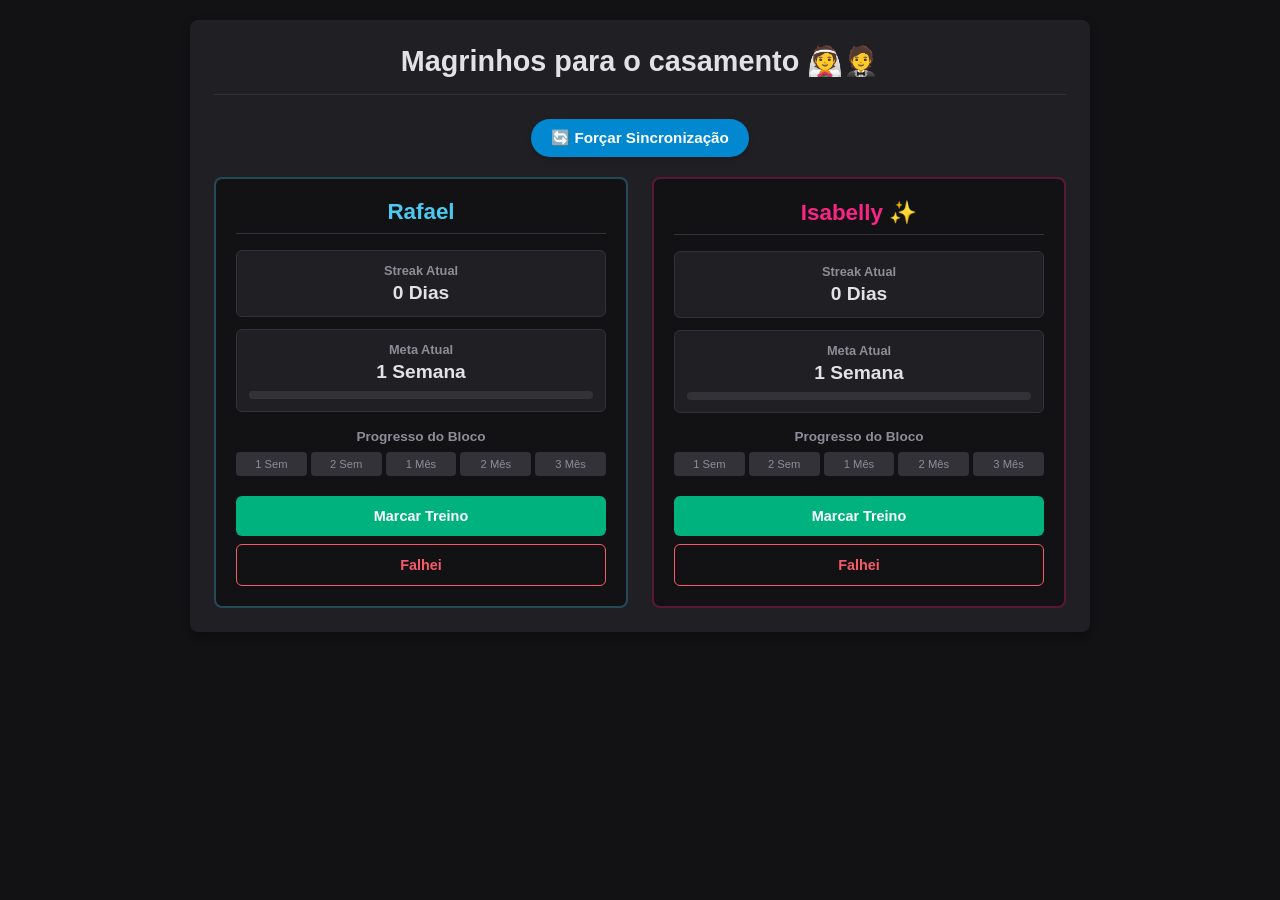
<file: index.html>
<!DOCTYPE html>
<html lang="pt-BR">

<head>
    <meta charset="UTF-8">
    <meta name="viewport" content="width=device-width, initial-scale=1.0">
    <title>Magrinhos para o casamento</title>
    <link rel="stylesheet" href="style.css">
    <link rel="icon" href="icon.ico" type="image/x-icon">

    <!-- Link para o Manifest (Obrigatório para PWA) -->
    <link rel="manifest" href="manifest.json">

    <!-- Registro do Service Worker -->
    <script>
        if ('serviceWorker' in navigator) {
            navigator.serviceWorker.register('./sw.js');
        }
    </script>

    <!-- Configurações específicas para o iOS (Safari) funcionar como App -->
    <meta name="apple-mobile-web-app-capable" content="yes">
    <meta name="apple-mobile-web-app-status-bar-style" content="black-translucent">
    <meta name="apple-mobile-web-app-title" content="Magrinhos para o casamento">
    <link rel="apple-touch-icon" href="icone-192.png">
</head>

<body>
    <!-- Notificação Customizada de Instalação PWA -->
    <div id="pwa-install-banner" class="install-banner" style="display: none;">
        <div class="banner-content">
            <span class="banner-icon">📲</span>
            <div class="banner-text">
                <strong>Foco Academia</strong>
                <p>Instale na tela inicial para usar como aplicativo!</p>
            </div>
        </div>
        <div class="banner-buttons">
            <button id="btn-pwa-install" class="btn-banner-install">Instalar</button>
            <button id="btn-pwa-close" class="btn-banner-close">Agora não</button>
        </div>
    </div>

    <div class="container">
        <header>
            <h1>Magrinhos para o casamento 👰🤵</h1>
        </header>

        <div style="text-align: center; margin-bottom: 20px;">
            <button id="btn-sincronizar"
                style="background-color: #0288d1; color: white; border: none; padding: 10px 20px; border-radius: 20px; font-weight: bold; cursor: pointer; font-size: 0.95em; box-shadow: 0 2px 5px rgba(0,0,0,0.2);">
                🔄 Forçar Sincronização
            </button>
        </div>

        <main class="competition-grid">
            <!-- BLOCO RAFAEL (usuario1) -->
            <section class="athlete-card" id="card-usuario1">
                <h2 class="athlete-name rafael-title">Rafael</h2>

                <div class="dashboard-stats">
                    <div class="stat-box">
                        <h3>Streak Atual</h3>
                        <p id="streak-usuario1">0 Dias</p>
                    </div>
                    <div class="stat-box">
                        <h3>Meta Atual</h3>
                        <p id="phase-usuario1">1 Semana</p>
                        <div class="progress-bar-container">
                            <div class="progress-bar" id="progress-usuario1"></div>
                        </div>
                    </div>
                </div>

                <div class="goals-timeline">
                    <h3>Progresso do Bloco</h3>
                    <div class="badges">
                        <div class="badge" id="badge-usuario1-1w">1 Sem</div>
                        <div class="badge" id="badge-usuario1-2w">2 Sem</div>
                        <div class="badge" id="badge-usuario1-1m">1 Mês</div>
                        <div class="badge" id="badge-usuario1-2m">2 Mês</div>
                        <div class="badge" id="badge-usuario1-3m">3 Mês</div>
                    </div>
                </div>

                <div class="actions">
                    <button id="checkin-usuario1" class="btn-primary">Marcar Treino</button>

                    <!-- Botão Dedicado para Clique Acidental -->
                    <button id="desfazer-usuario1"
                        style="display: none; background-color: #d32f2f; color: white; border: none; padding: 10px 14px; margin-top: 8px; border-radius: 8px; width: 100%; font-weight: bold; cursor: pointer;">Clique
                        acidental? Desfazer</button>

                    <button id="reset-usuario1" class="btn-danger">Falhei</button>
                </div>
            </section>

            <!-- BLOCO ISABELLY (usuario2) -->
            <section class="athlete-card" id="card-usuario2">
                <h2 class="athlete-name isabelly-title">Isabelly ✨</h2>

                <div class="dashboard-stats">
                    <div class="stat-box">
                        <h3>Streak Atual</h3>
                        <p id="streak-usuario2">0 Dias</p>
                    </div>
                    <div class="stat-box">
                        <h3>Meta Atual</h3>
                        <p id="phase-usuario2">1 Semana</p>
                        <div class="progress-bar-container">
                            <div class="progress-bar" id="progress-usuario2"></div>
                        </div>
                    </div>
                </div>

                <div class="goals-timeline">
                    <h3>Progresso do Bloco</h3>
                    <div class="badges">
                        <div class="badge" id="badge-usuario2-1w">1 Sem</div>
                        <div class="badge" id="badge-usuario2-2w">2 Sem</div>
                        <div class="badge" id="badge-usuario2-1m">1 Mês</div>
                        <div class="badge" id="badge-usuario2-2m">2 Mês</div>
                        <div class="badge" id="badge-usuario2-3m">3 Mês</div>
                    </div>
                </div>

                <div class="actions">
                    <button id="checkin-usuario2" class="btn-primary">Marcar Treino</button>

                    <!-- Botão Dedicado para Clique Acidental -->
                    <button id="desfazer-usuario2"
                        style="display: none; background-color: #d32f2f; color: white; border: none; padding: 10px 14px; margin-top: 8px; border-radius: 8px; width: 100%; font-weight: bold; cursor: pointer;">Clique
                        acidental? Desfazer</button>

                    <button id="reset-usuario2" class="btn-danger">Falhei</button>
                </div>
            </section>
        </main>
    </div>

    <!-- Script principal com controle de instalação -->
    <script src="script.js"></script>
</body>

</html>
</file>
<file: style.css>
:root {
    --bg-color: #121214;
    --card-bg: #202024;
    --text-color: #e1e1e6;
    --primary-color: #00b37e;
    --danger-color: #f75a68;
    --border-color: #323238;
    --rafael-color: #4cc9f0;
    --isabelly-color: #f72585;
}

* {
    margin: 0;
    padding: 0;
    box-sizing: border-box;
    font-family: 'Segoe UI', Tahoma, Geneva, Verdana, sans-serif;
}

body {
    background-color: var(--bg-color);
    color: var(--text-color);
    display: flex;
    flex-direction: column;
    align-items: center;
    justify-content: center;
    padding: 20px;
    padding-top: 20px;
    transition: padding-top 0.3s ease;
}

/* Estado dinâmico aplicado quando a barra de instalação estiver ativa */
body.banner-active {
    padding-top: 90px;
}

/* Banner de Instalação PWA Remodelado */
.install-banner {
    position: fixed;
    top: 0;
    left: 0;
    width: 100%;
    background-color: #29292e;
    border-bottom: 3px solid var(--primary-color);
    padding: 14px 24px;
    display: flex;
    justify-content: space-between;
    align-items: center;
    z-index: 9999;
    box-shadow: 0 8px 24px rgba(0, 0, 0, 0.6);
    animation: slideDown 0.4s cubic-bezier(0.16, 1, 0.3, 1);
}

.banner-content {
    display: flex;
    align-items: center;
    gap: 14px;
}

.banner-icon {
    font-size: 1.8rem;
}

.banner-text strong {
    display: block;
    font-size: 1rem;
    color: #fff;
    margin-bottom: 2px;
}

.banner-text p {
    font-size: 0.8rem;
    color: #c4c4cc;
}

.banner-buttons {
    display: flex;
    align-items: center;
    gap: 16px;
}

.btn-banner-install {
    background-color: var(--primary-color);
    color: #fff;
    padding: 10px 20px;
    font-size: 0.85rem;
    font-weight: bold;
    border-radius: 6px;
    border: none;
    cursor: pointer;
}

.btn-banner-close {
    background: transparent;
    color: #8d8d99;
    padding: 8px;
    font-size: 0.85rem;
    border: none;
    cursor: pointer;
}

@keyframes slideDown {
    from { transform: translateY(-100%); }
    to { transform: translateY(0); }
}

.container {
    width: 100%;
    max-width: 900px;
    background: var(--card-bg);
    border-radius: 8px;
    padding: 24px;
    box-shadow: 0 4px 10px rgba(0, 0, 0, 0.3);
}

header {
    text-align: center;
    border-bottom: 1px solid var(--border-color);
    padding-bottom: 16px;
    margin-bottom: 24px;
}

h1 {
    font-size: 1.8rem;
}

.subtitle {
    color: #8d8d99;
    font-size: 1rem;
    margin-top: 4px;
}

.competition-grid {
    display: grid;
    grid-template-columns: 1fr 1fr;
    gap: 24px;
}

.athlete-card {
    background: var(--bg-color);
    border: 2px solid var(--border-color);
    border-radius: 8px;
    padding: 20px;
    display: flex;
    flex-direction: column;
    justify-content: space-between;
}

#card-usuario1 { border-color: rgba(76, 201, 240, 0.3); }
#card-usuario2 { border-color: rgba(247, 37, 133, 0.3); }

.athlete-name {
    font-size: 1.4rem;
    text-align: center;
    margin-bottom: 16px;
    padding-bottom: 8px;
    border-bottom: 1px solid var(--border-color);
}

.rafael-title { color: var(--rafael-color); }
.isabelly-title { color: var(--isabelly-color); }

.dashboard-stats {
    display: grid;
    grid-template-columns: 1fr;
    gap: 12px;
    margin-bottom: 16px;
}

.stat-box {
    background: var(--card-bg);
    border: 1px solid var(--border-color);
    padding: 12px;
    border-radius: 6px;
    text-align: center;
}

.stat-box h3 {
    font-size: 0.8rem;
    color: #8d8d99;
    margin-bottom: 4px;
}

.stat-box p {
    font-size: 1.2rem;
    font-weight: bold;
}

.progress-bar-container {
    background: var(--border-color);
    border-radius: 4px;
    height: 8px;
    margin-top: 8px;
    overflow: hidden;
}

.progress-bar {
    background: var(--primary-color);
    height: 100%;
    width: 0%;
    transition: width 0.3s ease;
}

.goals-timeline {
    margin-bottom: 20px;
}

.goals-timeline h3 {
    font-size: 0.85rem;
    margin-bottom: 8px;
    color: #8d8d99;
    text-align: center;
}

.badges {
    display: flex;
    justify-content: space-between;
    gap: 4px;
}

.badge {
    background: var(--border-color);
    padding: 6px 2px;
    border-radius: 4px;
    font-size: 0.7rem;
    text-align: center;
    flex: 1;
    color: #8d8d99;
    transition: all 0.3s ease;
}

.badge.completed {
    background: var(--primary-color);
    color: #fff;
    font-weight: bold;
}

.actions {
    display: flex;
    flex-direction: column;
    gap: 8px;
}

button {
    padding: 12px;
    border: none;
    border-radius: 6px;
    font-weight: bold;
    font-size: 0.9rem;
    cursor: pointer;
    transition: filter 0.2s;
}

button:hover {
    filter: brightness(1.2);
}

.btn-primary {
    background: var(--primary-color);
    color: #fff;
}

.btn-danger {
    background: transparent;
    color: var(--danger-color);
    border: 1px solid var(--danger-color);
}

@media (max-width: 600px) {
    body.banner-active {
        padding-top: 110px;
    }

    .install-banner {
        flex-direction: column;
        gap: 12px;
        align-items: flex-start;
        padding: 12px 16px;
    }

    .banner-buttons {
        width: 100%;
        justify-content: flex-end;
    }

    .competition-grid {
        grid-template-columns: 1fr;
        gap: 16px;
    }
    
    .container {
        padding: 16px;
    }
}
</file>
